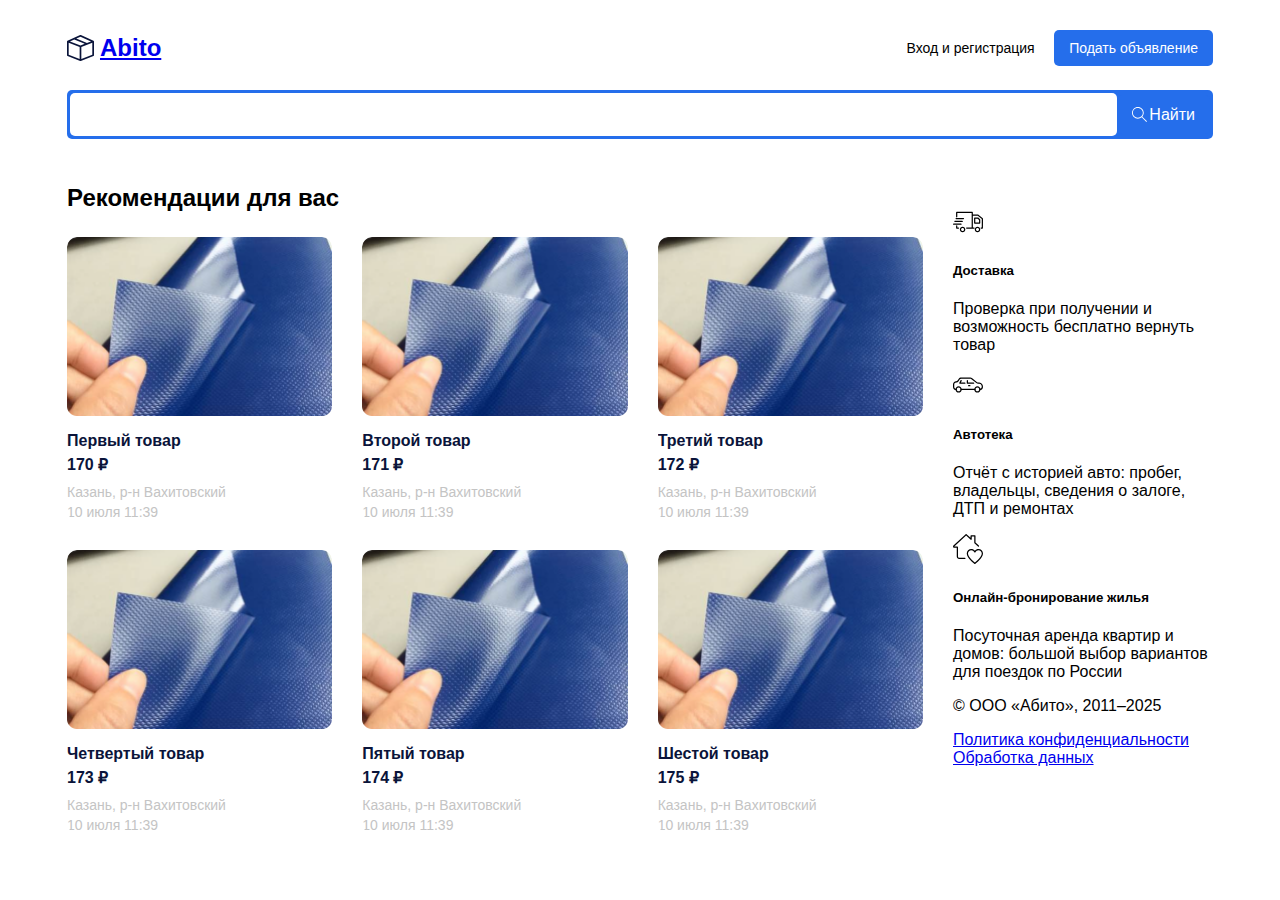
<file: index.html>
<!DOCTYPE html>
<html lang="ru">

<head>
    <meta charset="UTF-8">
    <meta name="viewport" content="width=device-width, initial-scale=1.0">
    <link rel="stylesheet" href="./style.css">
    <script src="./script.js" defer></script>
    <title>Abito</title>
</head>

<body>
    <header class="header">
        <div class="container">
            <div class="header-box">
                <a href="/" class="header-logo">
                    <img src="./image/logo.svg" alt="Логотип">
                    <span>Abito</span>
                </a>
                <div class="header-controls">
                    <button class="btn btn-outline">Вход и регистрация</button>
                    <button class="btn btn-primary">Подать объявление</button>

                </div>
                <div class="header-burger">
                    <img src="./image/burger.svg" alt="burger">
                </div>
            </div>
        </div>
    </header>
    <main>
        <section class="search">
            <div class="container">
                <div class="search-box">
                    <input type="text">
                    <button class="btn btn-primary search-btn">
                        <img class="search-btn__icon" src="./image/search.svg" alt="search">
                        <span class="search-btn__text">Найти</span>
                    </button>
                </div>
            </div>
        </section>

        <section class="content">
            <div class="container">
                <div class="content-box">
                    <div class="content-main">
                        <h2 class="content-main__title">
                            Рекомендации для вас
                        </h2>
                        <div class="content-main__list">
                            <!-- <a href="/products.html" class="content-main__list-item">
                                <div class="content-main__list-item--img">
                                    <img src="./image/card-img.png" alt="card-img">
                                </div>
                                <h5 class="content-main__list-item--title">
                                    Пвх материал 2й сорт
                                </h5>
                                <strong class="content-main__list-item--price">
                                    170 ₽
                                </strong>
                                <div class="content-main__list-item--desc-box">
                                    <span class="content-main__list-item--desc">
                                        Казань, р-н Вахитовский
                                    </span>
                                    <span class="content-main__list-item--desc">
                                        10 июля 11:39
                                    </span>
                                </div>

                            </a>
                            <a href="/products.html" class="content-main__list-item">
                                <div class="content-main__list-item--img">
                                    <img src="./image/card-img.png" alt="card-img">
                                </div>
                                <h5 class="content-main__list-item--title">
                                    Пвх материал 2й сорт
                                </h5>
                                <strong class="content-main__list-item--price">
                                    170 ₽
                                </strong>
                                <div class="content-main__list-item--desc-box">
                                    <span class="content-main__list-item--desc">
                                        Казань, р-н Вахитовский
                                    </span>
                                    <span class="content-main__list-item--desc">
                                        10 июля 11:39
                                    </span>
                                </div>

                            </a>
                            <a href="/products.html" class="content-main__list-item">
                                <div class="content-main__list-item--img">
                                    <img src="./image/card-img.png" alt="card-img">
                                </div>
                                <h5 class="content-main__list-item--title">
                                    Пвх материал 2й сорт
                                </h5>
                                <strong class="content-main__list-item--price">
                                    170 ₽
                                </strong>
                                <div class="content-main__list-item--desc-box">
                                    <span class="content-main__list-item--desc">
                                        Казань, р-н Вахитовский
                                    </span>
                                    <span class="content-main__list-item--desc">
                                        10 июля 11:39
                                    </span>
                                </div>

                            </a>
                            <a href="/products.html" class="content-main__list-item">
                                <div class="content-main__list-item--img">
                                    <img src="./image/card-img.png" alt="card-img">
                                </div>
                                <h5 class="content-main__list-item--title">
                                    Пвх материал 2й сорт
                                </h5>
                                <strong class="content-main__list-item--price">
                                    170 ₽
                                </strong>
                                <div class="content-main__list-item--desc-box">
                                    <span class="content-main__list-item--desc">
                                        Казань, р-н Вахитовский
                                    </span>
                                    <span class="content-main__list-item--desc">
                                        10 июля 11:39
                                    </span>
                                </div>

                            </a>
                            <a href="/products.html" class="content-main__list-item">
                                <div class="content-main__list-item--img">
                                    <img src="./image/card-img.png" alt="card-img">
                                </div>
                                <h5 class="content-main__list-item--title">
                                    Пвх материал 2й сорт
                                </h5>
                                <strong class="content-main__list-item--price">
                                    170 ₽
                                </strong>
                                <div class="content-main__list-item--desc-box">
                                    <span class="content-main__list-item--desc">
                                        Казань, р-н Вахитовский
                                    </span>
                                    <span class="content-main__list-item--desc">
                                        10 июля 11:39
                                    </span>
                                </div>

                            </a>
                            <a href="/products.html" class="content-main__list-item">
                                <div class="content-main__list-item--img">
                                    <img src="./image/card-img.png" alt="card-img">
                                </div>
                                <h5 class="content-main__list-item--title">
                                    Пвх материал 2й сорт
                                </h5>
                                <strong class="content-main__list-item--price">
                                    170 ₽
                                </strong>
                                <div class="content-main__list-item--desc-box">
                                    <span class="content-main__list-item--desc">
                                        Казань, р-н Вахитовский
                                    </span>
                                    <span class="content-main__list-item--desc">
                                        10 июля 11:39
                                    </span>
                                </div>

                            </a> -->

                        </div>
                    </div>
                    <div class="content-side">
                        <div class="content-side__title"></div>
                        <div class="content-side__box">
                            <div class="content-side__list">
                                <div class="content-side__list-item">
                                    <img class="content-side__list-item--img" src="./image/001-delivery-truck 1.svg"
                                        alt="delivery-truck">
                                    <h5 class="content-side__list-item--title">
                                        Доставка
                                    </h5>
                                    <p class="content-side__list-item--text">
                                        Проверка при получении и возможность бесплатно вернуть товар
                                    </p>
                                </div>
                                <div class="content-side__list-item">
                                    <img class="content-side__list-item--img" src="./image/002-sedan 1.svg" alt="sedan">
                                    <h5 class="content-side__list-item--title">
                                        Автотека
                                    </h5>
                                    <p class="content-side__list-item--text">
                                        Отчёт с историей авто: пробег, владельцы, сведения о залоге, ДТП и ремонтах
                                    </p>
                                </div>
                                <div class="content-side__list-item">
                                    <img class="content-side__list-item--img" src="./image/003-love 1.svg" alt="love">
                                    <h5 class="content-side__list-item--title">
                                        Онлайн-бронирование жилья
                                    </h5>
                                    <p class="content-side__list-item--text">
                                        Посуточная аренда квартир и домов: большой выбор вариантов для поездок по России
                                    </p>
                                </div>
                            </div>
                            <div class="content-side__footer">
                                <p class="content-side__footer--item">
                                    © ООО «Абито», 2011–2025
                                </p>
                                <a href="#" class="content-side__footer--href-item">
                                    Политика конфиденциальности
                                </a>
                                <a href="#" class="content-side__footer--href-item">
                                    Обработка данных
                                </a>
                            </div>
                        </div>
                    </div>
                </div>
            </div>
        </section>
    </main>
</body>

</html>
</file>
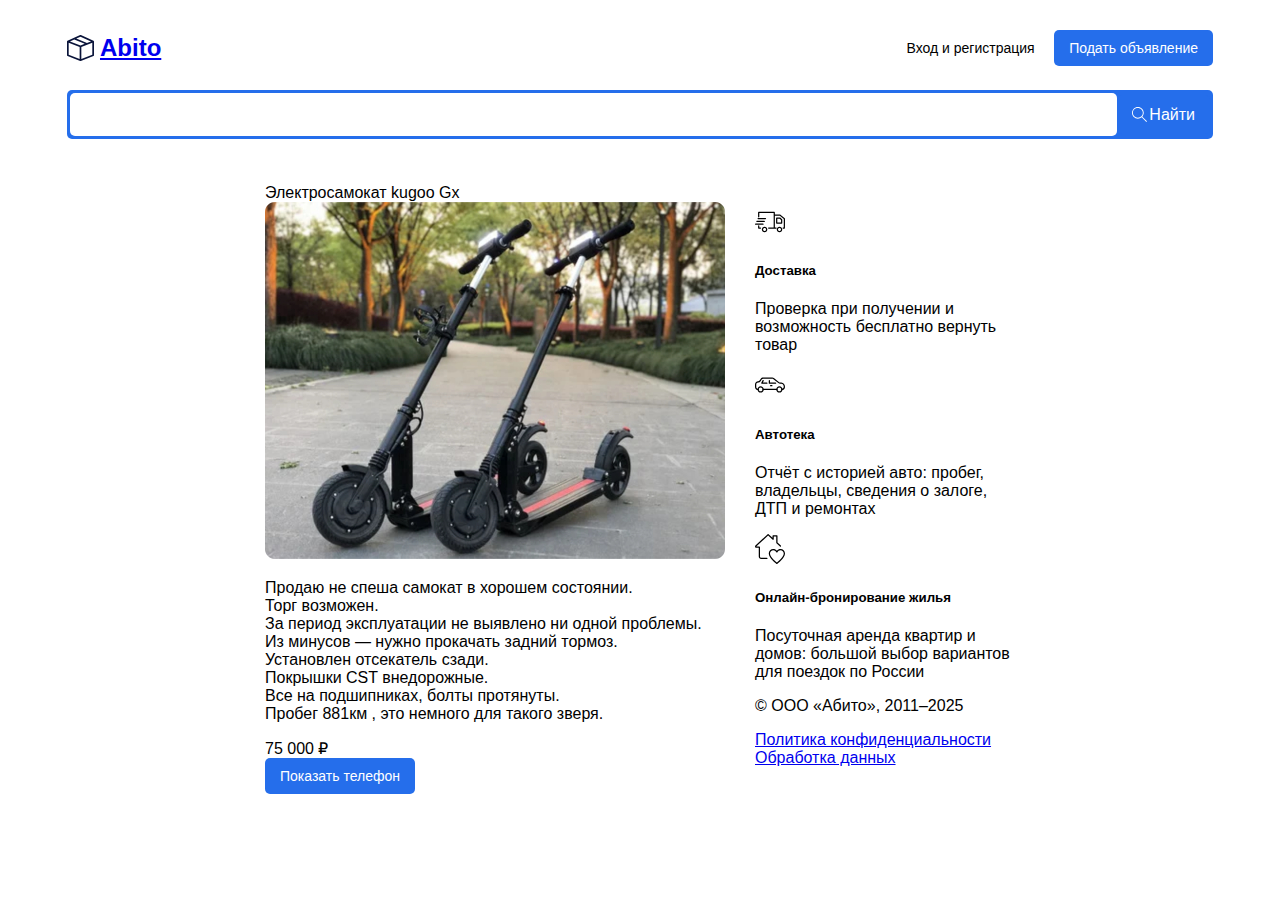
<file: products.html>
<!DOCTYPE html>
<html lang="ru">

<head>
    <meta charset="UTF-8">
    <meta name="viewport" content="width=device-width, initial-scale=1.0">
    <link rel="stylesheet" href="./style.css">
    <title>Abito</title>
</head>

<body>
    <header class="header">
        <div class="container">
            <div class="header-box">
                <a href="/" class="header-logo">
                    <img src="./image/logo.svg" alt="Логотип">
                    <span>Abito</span>
                </a>
                <div class="header-controls">
                    <button class="btn btn-outline">Вход и регистрация</button>
                    <button class="btn btn-primary">Подать объявление</button>

                </div>
                <div class="header-burger">
                    <img src="./image/burger.svg" alt="burger">
                </div>
            </div>
        </div>
    </header>
    <main>
        <section class="search">
            <div class="container">
                <div class="search-box">
                    <input type="text">
                    <button class="btn btn-primary search-btn">
                        <img class="search-btn__icon" src="./image/search.svg" alt="search">
                        <span class="search-btn__text">Найти</span>
                    </button>
                </div>
            </div>
        </section>

        <section class="content">
            <div class="container">
                <div class="content-box">
                    <div class="content-product">
                        <div class="content-product__left">
                            <div class="content-product__title">
                                Электросамокат kugoo Gx
                            </div>
                            <img class="content-product__img" src="./image/product-image.jpg" alt="product-image">
                            <p class="content-product__text">
                                Продаю не спеша самокат в хорошем состоянии. <br>
                                Торг возможен. <br>
                                За период эксплуатации не выявлено ни одной проблемы. <br>
                                Из минусов — нужно прокачать задний тормоз. <br>
                                Установлен отсекатель сзади. <br>
                                Покрышки CST внедорожные. <br>
                                Все на подшипниках, болты протянуты. <br>
                                Пробег 881км , это немного для такого зверя.
                            </p>
                        </div>
                        <div class="content-product__right">
                            <div class="content-product__price">
                                75 000 ₽
                            </div>
                            <button class="btn btn-primary btn-large">Показать телефон</button>
                        </div>
                    </div>
                    <div class="content-side">
                        <div class="content-side__title"></div>
                        <div class="content-side__box">
                            <div class="content-side__list">
                                <div class="content-side__list-item">
                                    <img class="content-side__list-item--img" src="./image/001-delivery-truck 1.svg"
                                        alt="delivery-truck">
                                    <h5 class="content-side__list-item--title">
                                        Доставка
                                    </h5>
                                    <p class="content-side__list-item--text">
                                        Проверка при получении и возможность бесплатно вернуть товар
                                    </p>
                                </div>
                                <div class="content-side__list-item">
                                    <img class="content-side__list-item--img" src="./image/002-sedan 1.svg" alt="sedan">
                                    <h5 class="content-side__list-item--title">
                                        Автотека
                                    </h5>
                                    <p class="content-side__list-item--text">
                                        Отчёт с историей авто: пробег, владельцы, сведения о залоге, ДТП и ремонтах
                                    </p>
                                </div>
                                <div class="content-side__list-item">
                                    <img class="content-side__list-item--img" src="./image/003-love 1.svg" alt="love">
                                    <h5 class="content-side__list-item--title">
                                        Онлайн-бронирование жилья
                                    </h5>
                                    <p class="content-side__list-item--text">
                                        Посуточная аренда квартир и домов: большой выбор вариантов для поездок по России
                                    </p>
                                </div>
                            </div>
                            <div class="content-side__footer">
                                <p class="content-side__footer--item">
                                    © ООО «Абито», 2011–2025
                                </p>
                                <a href="#" class="content-side__footer--href-item">
                                    Политика конфиденциальности
                                </a>
                                <a href="#" class="content-side__footer--href-item">
                                    Обработка данных
                                </a>
                            </div>
                        </div>
                    </div>
                </div>
            </div>
        </section>
    </main>
</body>

</html>
</file>
<file: style.css>
* {
    box-sizing: border-box;
}

body {
    margin: 0;
    font-family: sans-serif;
}

.container {
    width: 100%;
    max-width: 1170px;
    padding: 0 12px;
    margin: 0 auto;
}

.header {
    padding-top: 30px;
    padding-bottom: 24px;
}

.header-box {
    display: flex;
    justify-content: space-between;
    align-items: center;
}

.header-logo {
    display: flex;
    justify-content: flex-start;
    align-items: center;
}

.header-logo span {
    line-height: 28px;
    font-size: 24px;
    font-weight: 700;
    margin-left: 6px;
}

.header-controls {
    align-items: center;
}

.header-burger {
    width: 30px;
    height: 19px;
    display: none;
}

.btn {
    line-height: 16px;
    font-size: 14px;
    font-weight: 400;
    padding: 10px 15px;
    border-radius: 5px;
    border: none;
    cursor: pointer;
}

.btn-outline {
    background-color: transparent;
}

.btn-primary {
    background-color: rgb(37, 110, 235);
    color: rgb(255, 255, 255);
}

.search {
    margin-bottom: 45px;
}

.search-box {
    width: 100%;
    border-radius: 5px;
    background-color: rgb(37, 110, 235);
    padding: 3px;
    display: flex;
    align-items: center;
    justify-content: center;
}

.search-box input {
    flex-grow: 1;
    padding: 14px 22px;
    border-radius: 5px;
    outline: none;
    border: none;
    min-width: 0;
}

.search-btn {
    display: flex;
    align-items: center;
}

.search-btn .search-btn__icon {
    width: 15px;
    height: 15px;
}

.search-btn .search-btn__text {
    margin-left: 2px;
    font-size: 16px;
    line-height: 19px;
}

.content {
    padding-bottom: 50px;
}

.content-box {
    display: flex;
    justify-content: center;
    align-items: flex-start;
    gap: 30px;
}

.content-main {
    flex-grow: 1;
}

.content-side {
    width: 260px;
    min-width: 260px;
}

.content-main__title {
    font-size: 24px;
    line-height: 28px;
    margin-top: 0;
    margin-bottom: 25px;
}

.content-main__list {
    display: flex;
    justify-content: space-between;
    flex-wrap: wrap;
    row-gap: 30px;
}

.content-main__list-item {
    display: flex;
    flex-direction: column;
    align-items: flex-start;
    width: calc((100% - 60px) / 3);
    border-radius: 10px;
    overflow: hidden;
    text-decoration: none;
}

.content-main__list-item--img {
    width: 100%;
    display: flex;
}

.content-main__list-item--img img {
    width: 100%;
}

.content-main__list-item--title {
    margin-top: 15px;
    margin-bottom: 5px;
    font-size: 16px;
    line-height: 19px;
    color: rgba(10, 20, 58, 1);
}

.content-main__list-item:hover .content-main__list-item--title {
    color: rgba(37, 110, 235, 1);
}

.content-main__list-item--price {
    font-size: 16px;
    line-height: 19px;
    margin-bottom: 10px;
    color: rgba(10, 20, 58, 1);
}

.content-main__list-item--desc-box {
    display: flex;
    flex-direction: column;
    row-gap: 4px;
}

.content-main__list-item--desc {
    font-size: 14px;
    line-height: 16px;
    color: rgba(196, 196, 196, 1);
}

.content-side__title {
    font-size: 18px;
    line-height: 21px;
    margin-top: 0;
    margin-bottom: 23px;
}


@media (max-width: 1200px) {
    .container {
        max-width: 930px;
    }

    .content-main__list-item {
        width: calc((100% - 30px) / 2);
    }
}

@media (max-width: 991px) {
    .container {
        max-width: 730px;
    }

    .content-box {
        flex-direction: column;
    }

    .content-side {
        width: 100%;
        min-width: none;
    }

    .content-main {
        width: 100%;
    }
}

@media (max-width: 786px) {
    .container {
        max-width: 100%;
    }

    .header-burger {
        display: block;
    }

    .header-controls {
        display: none;
    }

    .search-btn__text {
        display: none;
    }

}

@media (max-width: 480px) {
    .content-main__list-item {
        width: 100%;
    }
}
</file>
